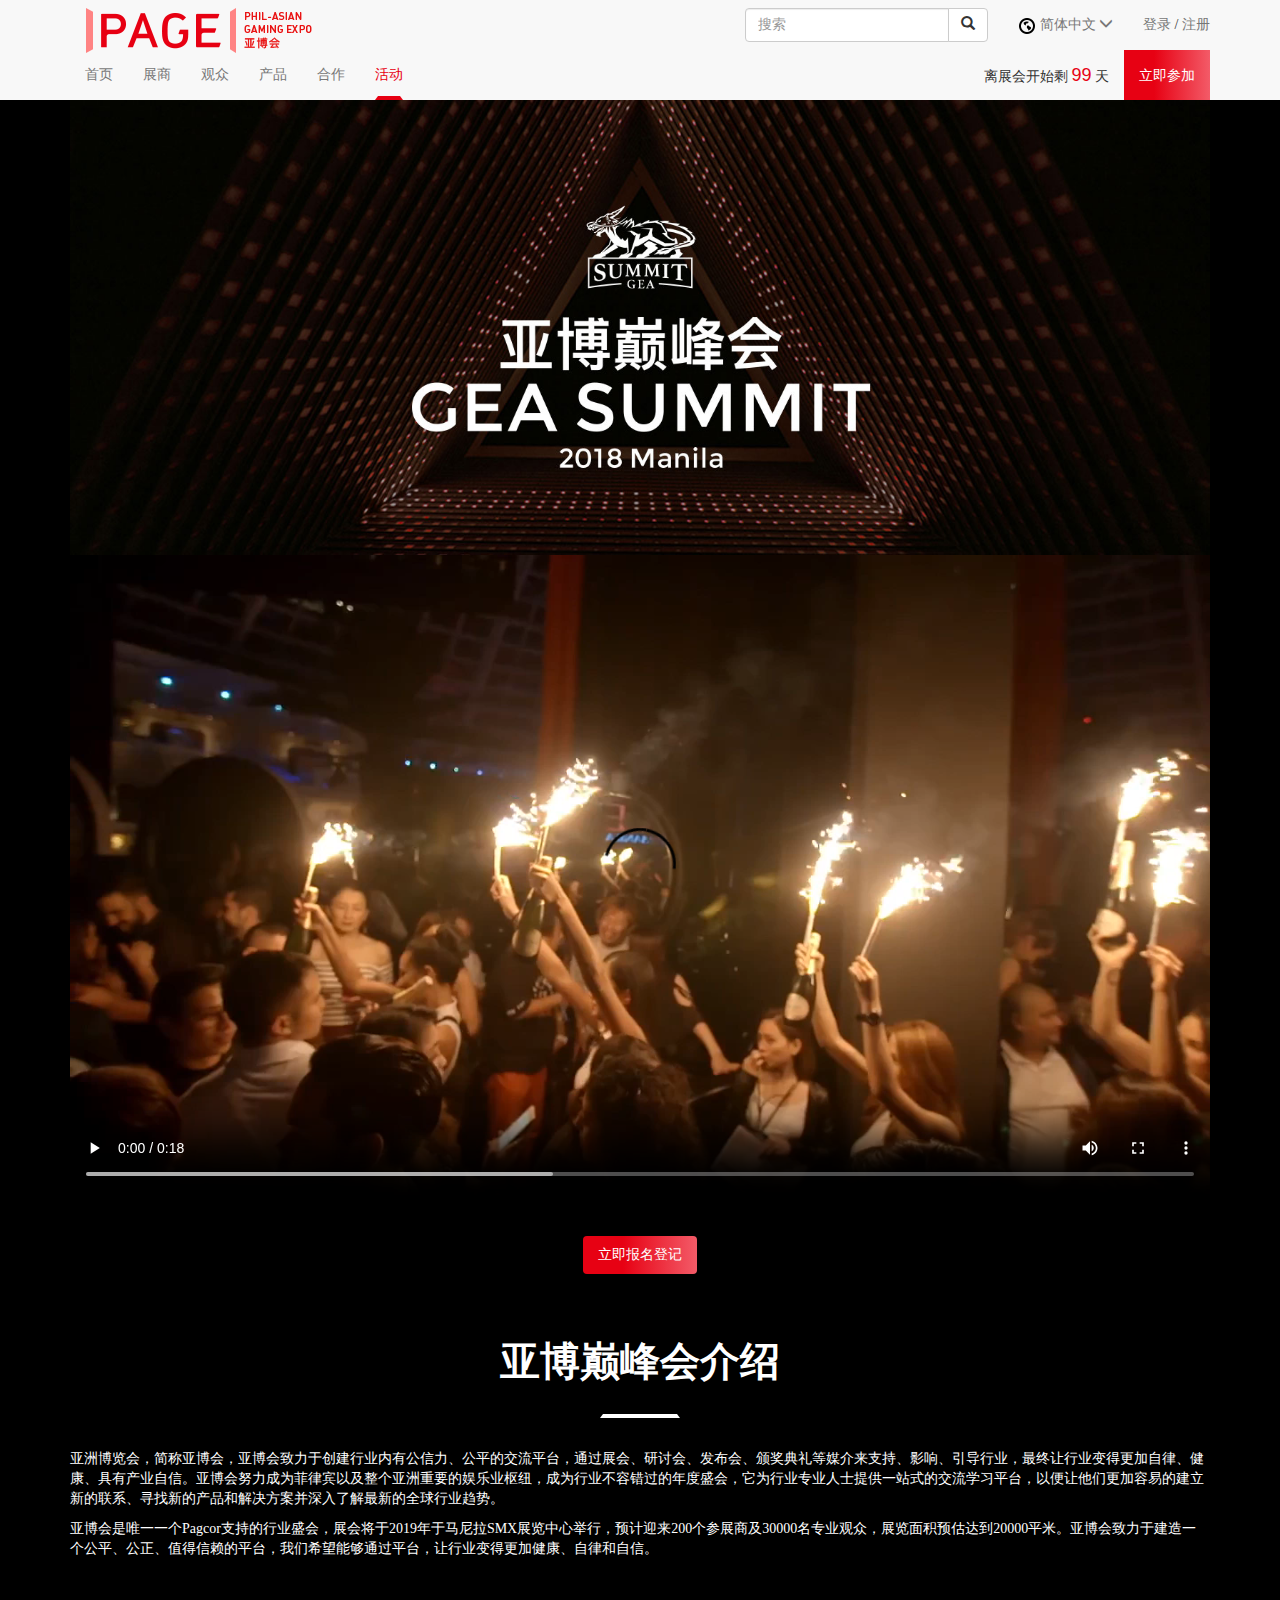
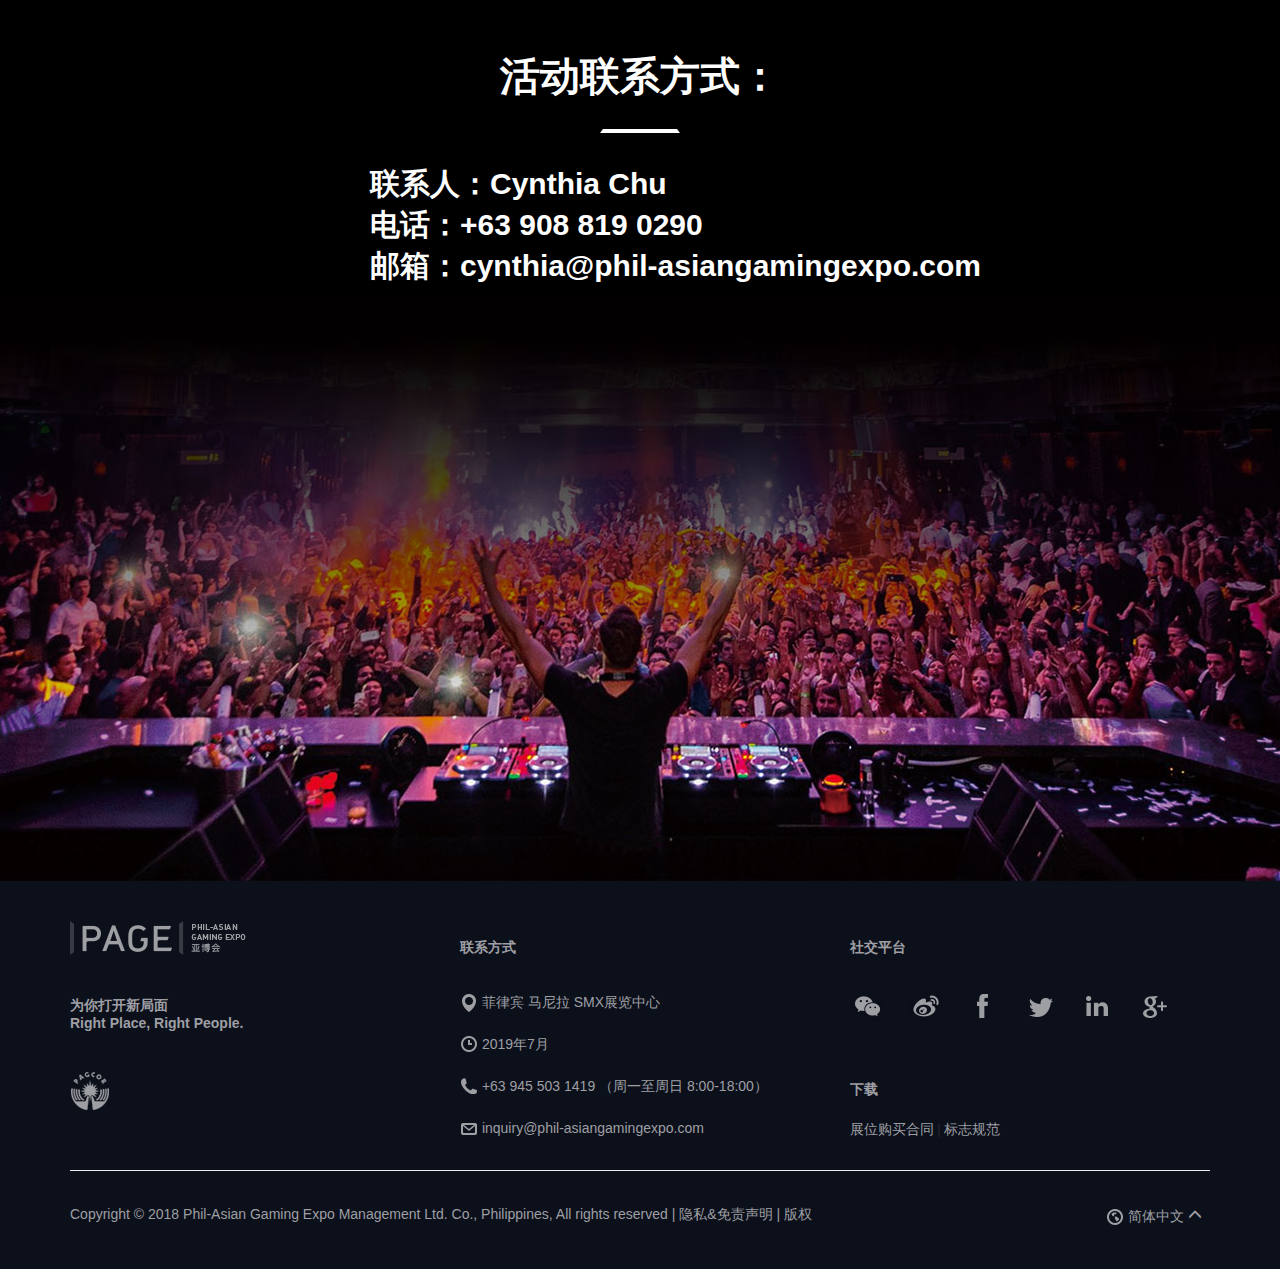
<file: static/hd/huodong.html>
<!DOCTYPE html>
<html lang="en">
  <head>
    <meta charset="utf-8">
    <meta http-equiv="X-UA-Compatible" content="IE=edge">
    <meta name="viewport" content="width=device-width, initial-scale=1">
    <meta name="description" content="">
    <meta name="keywords" content="">

    <title>PAGE - 活动</title>

    <!-- Bootstrap -->
    <link rel="icon" href="images/page_logo_favico.png" type="image/x-icon" />
    <link href="css/bootstrap.min.css" rel="stylesheet">
    <link href="css/page_huodong.css"  rel="stylesheet">

    <!-- HTML5 shim and Respond.js for IE8 support of HTML5 elements and media queries -->
    <!-- WARNING: Respond.js doesn't work if you view the page via file:// -->
    <!--[if lt IE 9]>
      <script src="https://oss.maxcdn.com/html5shiv/3.7.3/html5shiv.min.js"></script>
      <script src="https://oss.maxcdn.com/respond/1.4.2/respond.min.js"></script>
    <![endif]-->
  </head>
  <body>
  <header id="mainhead" style="background:#f8f8f8;">
 <div class="container">
<nav class="navbar navbar-default nav-fix">
  <div class="container-fluid">

    <div class="navbar-header">
      <button type="button" class="navbar-toggle collapsed" data-toggle="collapse" data-target="#page-navbar-collapse-1" aria-expanded="false">
        <span class="sr-only">Toggle navigation</span>
        <span class="icon-bar"></span>
        <span class="icon-bar"></span>
        <span class="icon-bar"></span>
      </button>
      <a class="navbar-brand" href="index.html"><img src="images/page_main_logo.png" class="img-responsive"></a>
    </div>


    <div class="collapse navbar-collapse margin-fix" id="page-navbar-collapse-1">
      <ul class="nav navbar-nav navbar-right">
        <li class="dropdown navbordersmall">
          <a href="#" class="dropdown-toggle toprightnav" data-toggle="dropdown" role="button" aria-haspopup="true" aria-expanded="false"><img src="images/icon_international_blk.png"> 简体中文 <span class="glyphicon glyphicon-menu-down" aria-hidden="true"></span></a>
          <ul class="dropdown-menu">
            <li><a href="#">简体中文 </a></li>
            <li><a href="#">繁体中文</a></li>
            <li><a href="#">English</a></li>
          </ul>
        </li>
        <li class="navbordersmall"><a href="#" class="toprightnav">登录</a> / <a href="#" class="toprightnav">注册</a></li>
        
        <li class="visible-xs"><a href="index.html">首页</a></li>
        <li class="visible-xs"><a href="#">展商</a></li>
        <li class="visible-xs"><a href="#">观众</a></li>
        <li class="visible-xs"><a href="#">产品</a></li>
        <li class="visible-xs"><a href="#">合作</a></li>

        <li class="visible-xs active"><a href="huodong.html">活动</a></li>
      </ul>
      
      <form class="navbar-form navbar-right">
        <div class="form-group nav-position">
        <div class="input-group">
      <input type="text" class="form-control" placeholder="搜索">
      <span class="input-group-btn">
      <button class="btn btn-default" type="button"><span class="glyphicon glyphicon-search" aria-hidden="true"></span></button>
      </span>
       </div>
       </div>
         </form>

    </div><!-- /.navbar-collapse -->
  </div><!-- /.container-fluid -->


  <ul class="nav navbar-nav hidden-xs nav-page">
        <li><a href="index.html">首页</a></li>
        <li><a href="#">展商</a></li>
        <li><a href="#">观众</a></li>
        <li><a href="#">产品</a></li>
        <li><a href="#">合作</a></li>
        <li class="active"><a href="huodong.html">活动</a></li>
      </ul>
      <ul class="nav navbar-nav pull-right nav-xs-fix50">
      <li class="exhibitdays">离展会开始剩 <span class="remaining">99</span> 天</li>
      <li><a href="#" class="register">立即参加</a></li>
      </ul>
</nav>
</div>
</header>

<div class="container">
<div class="row">
<div class="col-md-12 text-center">
<img src="images/gea_main_image.jpg" class="img-responsive centerme">
</div>



<div class="col-md-12">

<div class="embed-responsive embed-responsive-16by9">
  <video class="embed-responsive-item" controls autoplay loop>
    <source src="vids/activity.webm" type="video/mp4">
</video>
</div>
<br>
<br>
<p class="text-center"><a href="#" class="btn btn-default register" style="border:none;">立即报名登记</a></p>

<h2 class="white_title">亚博巅峰会介绍</h2>
<p class="reverse">亚洲博览会，简称亚博会，亚博会致力于创建行业内有公信力、公平的交流平台，通过展会、研讨会、发布会、颁奖典礼等媒介来支持、影响、引导行业，最终让行业变得更加自律、健康、具有产业自信。亚博会努力成为菲律宾以及整个亚洲重要的娱乐业枢纽，成为行业不容错过的年度盛会，它为行业专业人士提供一站式的交流学习平台，以便让他们更加容易的建立新的联系、寻找新的产品和解决方案并深入了解最新的全球行业趋势。</p>
<p class="reverse">亚博会是唯一一个Pagcor支持的行业盛会，展会将于2019年于马尼拉SMX展览中心举行，预计迎来200个参展商及30000名专业观众，展览面积预估达到20000平米。亚博会致力于建造一个公平、公正、值得信赖的平台，我们希望能够通过平台，让行业变得更加健康、自律和自信。</p>
<br>
<h2 class="white_title">活动联系方式：</h2>
<div class="col-md-8 col-md-push-3">
<p class="huge_contact">
联系人：Cynthia Chu<br>
电话：+63 908 819 0290<br>
邮箱：cynthia@phil-asiangamingexpo.com</p>
</div>

</div>
</div>
</div>

<section id="party">
<div class="container">
<div class="col-md-12">&nbsp;</div>
</div>
</section>

<footer id="mainfooter">
<div class="container">
<div class="row">
	<div class="col-md-4 col-sm-4">
	<p><img src="images/page_logo_reverse.png" class="img-responsive"></p>
	<p>为你打开新局面<br>
	Right Place, Right People.</p>
	<p><img src="images/pcor_logo.png">
	</div>
	<div class="col-md-4 col-sm-4">
	<h2>联系方式</h2>
	<ul class="list">
	<li><a href="#non"><img src="images/icon_location.png"> 菲律宾  马尼拉  SMX展览中心</a></li>
	<li><a href="#non"><img src="images/icon_time.png"> 2019年7月</a></li>
	<li><a href="#non"><img src="images/icon_phone.png"> +63 945 503 1419 （周一至周日 8:00-18:00）</a></li>
	<li><a href="#non"><img src="images/icon_mail.png"> inquiry@phil-asiangamingexpo.com</a></li>
	</ul>
	</div>
	<div class="col-md-4 col-sm-4">
	<h2>社交平台</h2>
	<ul class="list">
	<li class="icons"><a href="#"><img src="images/icon_wechat.png" class="icons"></a>
	<a href="#"><img src="images/icon_sina.png" class="icons"></a>
	<a href="#"><img src="images/icon_fb.png" class="icons"></a>
	<a href="#"><img src="images/icon_twitter.png" class="icons"></a>
	<a href="#"><img src="images/icon_linkin.png" class="icons"></a>
	<a href="#"><img src="images/icon_google.png" class="icons"></a>
	</li>
	<li>&nbsp;</li>
	<li><a href="#non"><strong>下载</strong></a></li>
	<li><a href="#non">展位购买合同</a>  |  <a href="#non">标志规范</a></li>
    </ul>
	</div>
</div>
<hr>
<div class="row">
<div class="col-md-8 col-sm-8"><p class="copy">Copyright © 2018 Phil-Asian Gaming Expo Management Ltd. Co., Philippines, All rights reserved  |  <a href="#non">隐私&免责声明</a>  |  <a href="non">版权</a></p>
</div>
<div class="col-md-4 col-sm-4">
<div class="pull-right page-footermenu">
        <div class="dropup">
          <a href="#" class="dropdown-toggle" data-toggle="dropdown" role="button" aria-haspopup="true" aria-expanded="false"><img src="images/icon_international.png"> 简体中文 <span class="glyphicon glyphicon-menu-up" aria-hidden="true"></span></a>
          <ul class="dropdown-menu page-footermenu-drop">
            <li><a href="#">简体中文 </a></li>
            <li><a href="#">繁体中文</a></li>
            <li><a href="#">English</a></li>
          </ul>
          </div>

</div>
</div>
</div>

</div>
</footer>


    <!-- jQuery (necessary for Bootstrap's JavaScript plugins) -->
    <script src="https://ajax.googleapis.com/ajax/libs/jquery/1.12.4/jquery.min.js"></script>
    <!-- Include all compiled plugins (below), or include individual files as needed -->
    <script src="js/bootstrap.min.js"></script>
  </body>
</html>
</file>
<file: static/hd/css/page_huodong.css>
@charset "utf-8";
/* CSS Document */
body{background:#000;font-family:"微软雅黑","Microsoft Yahei"}
h1.coming{font: bold 40px Arial, Helvetica, sans-serif; color:#fff; text-align:center; margin:100px 0;}
h2.white_title{background: #000 url('../images/title_bg_white.png') no-repeat bottom center!important;font: bold 40px Arial, Helvetica, sans-serif; color:#fff; text-align:center; margin:30px 0; padding:30px 0;}

.centerme{margin：0 auto;}
#mainfooter{background:#0c101b;padding:20px 0;}
#mainfooter h2{font: bold 14px arial; color:#9e9fa4; padding:15px 0;}
#mainfooter p{font: bold 14px arial; color:#9e9fa4; padding:15px 0;}
#mainfooter p.copy{font: normal 14px arial; color:#9e9fa4; padding:15px 0;}
#mainfooter p.links{font: bold 14px arial; color:#9e9fa4; padding:10px 0;}
#mainfooter ul.list {margin:0; padding:0;}
#mainfooter ul.list li{padding:10px 0; margin:0; list-style:none;}
#mainfooter ul.list li.icons{padding:7px 0;}
#mainfooter a{font: normal 14px arial; color:#9e9fa4; padding:15px 0;text-decoration:none;}
#mainfooter a:hover{text-decoration:underline;}
.icons{margin-right:20px;}
#party{background: url('../images/background_party.jpg') no-repeat top center; min-height: 587px;}
.nav-fix{border:none; margin:0;}
ul.nav-page li {background:none;}

ul.nav-page li.active a{background: transparent url('../images/nav_bg.png') no-repeat bottom center!important; color:#e70012!important;}
ul.nav-page li:hover a{background: transparent url('../images/nav_bg_hover.png') no-repeat bottom center!important; }
.nav-position{top:10px;}
.navbar-brand{padding：0!important;}
.toprightnav{padding:15px 0 0 0!important; display:inline-block!important;}
.navbordersmall{padding:0 15px;}
.exhibitdays{margin: 0 15px;}
.remaining{font: normal 18px/50px arial; color:#e70315;} 
a.register{background: rgb(231,1,19);
background: linear-gradient(90deg, rgba(231,1,19,1) 35%, rgba(243,91,104,1) 100%);font: normal 14px arial; color:#fff!important; padding: 10px 15px;}
a.register:hover{background: rgb(224,0,18);
background: linear-gradient(90deg, rgba(224,0,18,1) 35%, rgba(232,81,94,1) 100%);}

.page-footermenu{padding:8px; position:relative;top:8px;}
.page-footermenu a{background:none!important; font: normal 14px arial; padding:0!important; }
.page-footermenu a:hover{background:none; text-decoration:none!important;}

ul.page-footermenu-drop{border-radius:3px;}
ul.page-footermenu-drop li {padding:0!important;}
ul.page-footermenu-drop li a{background:none!important; font: normal 14px/20px arial; padding: 5px 10px!important; }
ul.page-footermenu-drop li a:hover{background:#f5f5f5!important; text-decoration:none!important;}
p.reverse{color:#fff;}
.huge_contact{font: bold 30px arial; color:#fff; text-align:left;}

/*uncompiled*/
.margin-fix{margin-right:-30px !important;}

@media (max-width:1028px) {
	}

@media (max-width:991px) {

}

@media (max-width:768px) {
	.navbar-brand img{max-width:200px;}
	.navbordersmall{padding:0 10px;}
}
@media (max-width:767px) {
#party{background: url('../images/background_party2.jpg') no-repeat top center; min-height: 500px; background-size:auto 500px;}
.navbar-form{border-top:none;}
.navbordersmall{border-bottom: solid 1px #ccc; padding: 0 10px;}
.toprightnav{padding:10px!important;}
.nav-xs-fix50{width:100%; margin:0 auto; text-align:center;}
.nav-xs-fix50 li{position:relative; display:inline-block;}
h1.coming{font: bold 30px Arial, Helvetica, sans-serif; color:#fff; text-align:center; margin:70px 0;}
h2.white_title{background: #000 url('../images/title_bg_white.png') no-repeat bottom center!important;font: bold 30px Arial, Helvetica, sans-serif; color:#fff; text-align:center; margin:20px 0; padding:20px 0;}
.huge_contact{font: bold 20px arial; color:#fff; text-align:center;}
}
</file>
